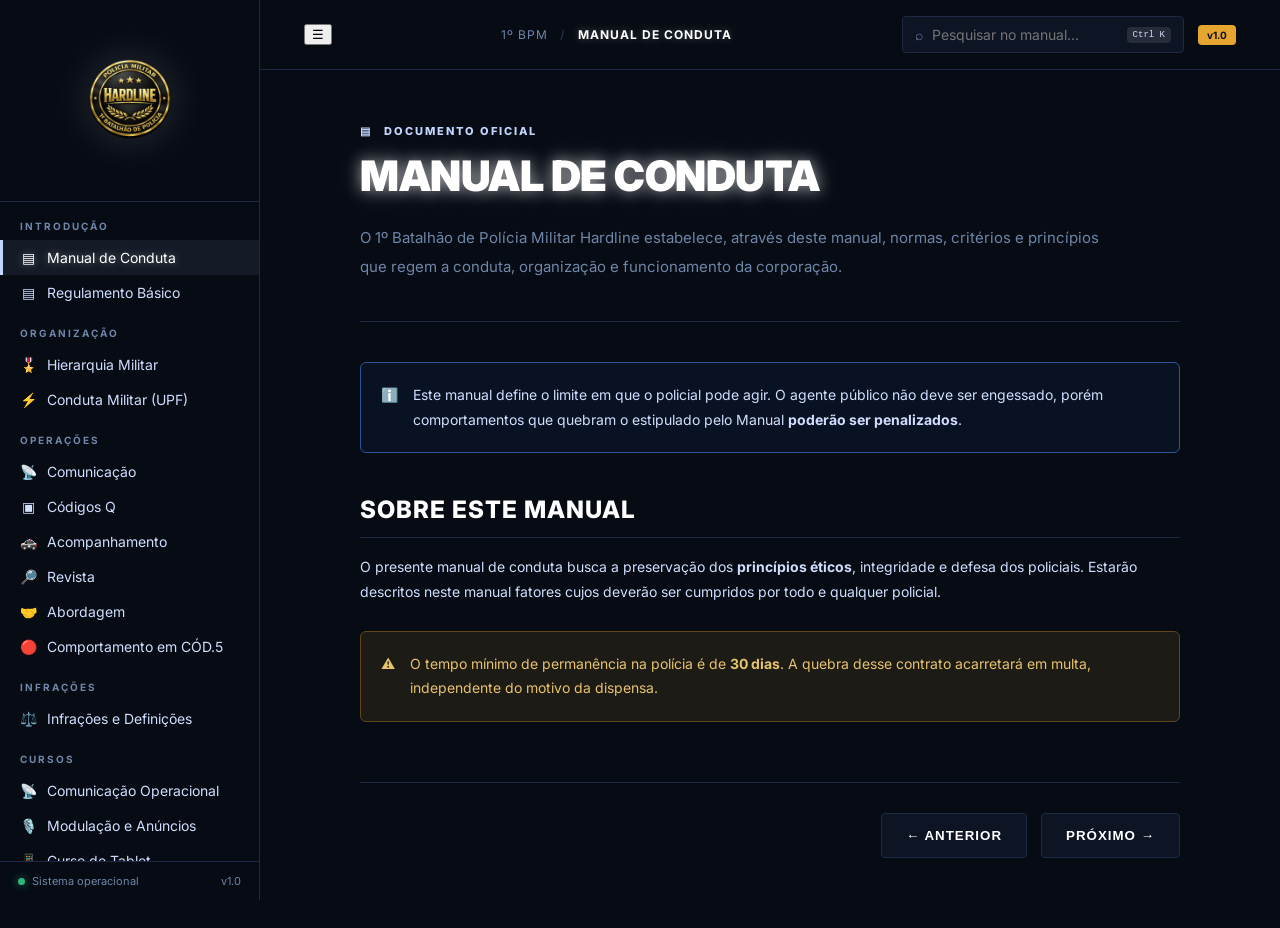
<file: index.html>
<!doctype html>
<html lang="pt-BR">
<head>
  <meta charset="UTF-8">
  <meta name="viewport" content="width=device-width, initial-scale=1.0">
  <meta name="theme-color" content="#0b0f17">
  <title>1º BPM HARDLINE — Manual de Conduta</title>
  <link rel="preconnect" href="https://fonts.googleapis.com">
  <link rel="preconnect" href="https://fonts.gstatic.com" crossorigin>
  <link href="https://fonts.googleapis.com/css2?family=Inter:wght@400;500;700;900&display=swap" rel="stylesheet">
  <link rel="icon" href="assets/logo.png" type="image/png">
  <link rel="stylesheet" href="css/style.css">
</head>
<body>
  <div class="app-shell">
    <aside class="sidebar" id="sidebar">
      <div class="brand">
        <img src="assets/logo.png" alt="1º BPM HARDLINE">
        <div class="brand-copy">
          <strong>1º BPM</strong>
          <span>HARDLINE</span>
        </div>
      </div>
      <nav class="nav" id="nav"></nav>
      <div class="sidebar-footer">
        <span class="status-dot"></span>
        <span>Sistema operacional</span>
        <span class="footer-version">v1.0</span>
      </div>
    </aside>

    <main class="main">
      <header class="topbar">
        <button class="mobile-menu" id="mobileMenu" aria-label="Abrir menu">☰</button>
        <div class="breadcrumbs"><span>1º BPM</span><b>/</b><strong id="crumb">Manual de Conduta</strong></div>
        <div class="top-actions">
          <label class="search"><span>⌕</span><input id="searchInput" type="search" placeholder="Pesquisar no manual..." autocomplete="off"><kbd>Ctrl K</kbd></label>
          <span class="version">v1.0</span>
        </div>
      </header>

      <section class="content" id="content"></section>
    </main>
  </div>
  <div class="search-modal hidden" id="searchModal"><div class="search-panel"><div class="search-head"><strong>Pesquisar no Manual</strong><button id="closeSearch">Esc</button></div><input id="modalSearch" placeholder="Digite um termo, código ou assunto..."><div id="results"></div></div></div>
  <script src="js/app.js"></script>
</body>
</html>
</file>
<file: css/style.css>
:root {
  --bg: #060b14;
  --panel: #0d1424;
  --panel2: #121c2e;
  --line: #1e2a45;
  --blue: #2a5598;
  --blue2: #4882e3;
  --blue3: #c3d6ff;
  --text: #d0dfff;
  --muted: #6e86a8;
  --gold: #e5a52e;
  --warn: #211d16;
  --info: #0d1a2b;
  --danger: #d84a5c;
  --green: #31b77b;
  --glow-white: 0 0 15px rgba(255, 255, 255, 0.6), 0 0 30px rgba(255, 255, 255, 0.2);
  --btn-light: #c0d6fc;
  --btn-text: #08101d;
}
* {
  box-sizing: border-box;
}
html {
  scroll-behavior: smooth;
}
body {
  margin: 0;
  background: var(--bg);
  color: var(--text);
  font-family: 'Inter', Segoe UI, Roboto, Arial, sans-serif;
  font-size: 14px;
}
.app-shell {
  min-height: 100vh;
  display: flex;
}
.sidebar {
  position: fixed;
  z-index: 20;
  left: 0;
  top: 0;
  bottom: 0;
  width: 260px;
  background: var(--bg);
  border-right: 1px solid var(--line);
  display: flex;
  flex-direction: column;
}
.brand {
  height: 202px;
  border-bottom: 1px solid var(--line);
  display: flex;
  align-items: center;
  justify-content: center;
  position: relative;
}
.brand img {
  width: 112px;
  height: 112px;
  filter: drop-shadow(0 0 20px rgba(255, 255, 255, 0.15));
}
.brand-copy {
  display: none;
}
.nav {
  padding: 18px 0;
  overflow: auto;
  flex: 1;
}
.nav-group {
  margin-bottom: 17px;
}
.nav-title {
  padding: 0 20px 8px;
  color: var(--muted);
  font-size: 10px;
  letter-spacing: 2px;
  font-weight: 700;
}
.nav-item {
  position: relative;
  display: flex;
  align-items: center;
  gap: 10px;
  padding: 9px 20px;
  color: var(--text);
  text-decoration: none;
  cursor: pointer;
  transition: 0.2s;
}
.nav-item:hover {
  background: rgba(255, 255, 255, 0.05);
}
.nav-item.active {
  color: #fff;
  background: rgba(195, 214, 255, 0.08);
  box-shadow: inset 3px 0 0 var(--blue3);
  text-shadow: 0 0 8px rgba(255,255,255,0.4);
}
.nav-icon {
  width: 17px;
  text-align: center;
  font-size: 14px;
}
.sidebar-footer {
  border-top: 1px solid var(--line);
  padding: 12px 18px;
  color: var(--muted);
  font-size: 11px;
  display: flex;
  align-items: center;
  gap: 7px;
}
.status-dot {
  width: 7px;
  height: 7px;
  border-radius: 50%;
  background: var(--green);
  box-shadow: 0 0 8px rgba(49, 183, 123, 0.7);
}
.footer-version {
  margin-left: auto;
  color: var(--muted);
}
.main {
  margin-left: 260px;
  width: calc(100% - 260px);
  min-height: 100vh;
}
.topbar {
  height: 70px;
  border-bottom: 1px solid var(--line);
  display: flex;
  align-items: center;
  padding: 0 44px;
  justify-content: space-between;
  background: var(--bg);
  position: sticky;
  top: 0;
  z-index: 15;
}
.breadcrumbs {
  display: flex;
  align-items: center;
  gap: 12px;
  font-size: 12px;
  text-transform: uppercase;
  letter-spacing: 1px;
}
.breadcrumbs span {
  color: var(--muted);
}
.breadcrumbs b {
  color: var(--line);
}
.breadcrumbs strong {
  color: #fff;
  text-shadow: 0 0 8px rgba(255,255,255,0.3);
}
.top-actions {
  display: flex;
  align-items: center;
  gap: 14px;
}
.search {
  display: flex;
  align-items: center;
  gap: 7px;
  color: var(--muted);
  border: 1px solid var(--line);
  padding: 8px 12px;
  border-radius: 4px;
  background: var(--panel);
  transition: 0.2s;
}
.search:focus-within {
  border-color: var(--blue3);
  box-shadow: 0 0 10px rgba(195, 214, 255, 0.2);
}
.search input {
  background: transparent;
  border: 0;
  outline: 0;
  color: var(--text);
  width: 190px;
  font: inherit;
}
.search kbd {
  font-size: 9px;
  color: var(--text);
  background: rgba(255,255,255,0.1);
  border-radius: 4px;
  padding: 3px 6px;
}
.version {
  color: var(--btn-text);
  background: var(--gold);
  border-radius: 4px;
  padding: 4px 9px;
  font-size: 10px;
  font-weight: 700;
}
.content {
  max-width: 900px;
  margin: 0 auto;
  padding: 54px 40px 70px;
}
.eyebrow {
  color: var(--blue3);
  font-size: 11px;
  letter-spacing: 2px;
  font-weight: 800;
  text-transform: uppercase;
  display: flex;
  align-items: center;
  gap: 9px;
}
h1 {
  font-size: 42px;
  font-weight: 900;
  color: #fff;
  text-transform: uppercase;
  text-shadow: var(--glow-white);
  line-height: 1.15;
  margin: 14px 0 24px;
  letter-spacing: -0.5px;
}
h2 {
  font-size: 24px;
  font-weight: 800;
  color: #fff;
  text-transform: uppercase;
  margin: 42px 0 16px;
  padding-bottom: 13px;
  border-bottom: 1px solid var(--line);
  letter-spacing: 1px;
}
h3 {
  font-size: 16px;
  font-weight: 700;
  color: #fff;
  margin: 28px 0 10px;
}
p {
  color: var(--text);
  line-height: 1.8;
  margin: 0 0 17px;
}
.lead {
  font-size: 15px;
  color: var(--muted);
  line-height: 1.9;
  max-width: 750px;
}
.rule {
  height: 1px;
  background: var(--line);
  margin: 40px 0;
}
.cards {
  display: grid;
  grid-template-columns: repeat(3, 1fr);
  gap: 16px;
  margin: 24px 0;
}
.card {
  background: var(--panel);
  border: 1px solid var(--line);
  border-radius: 6px;
  padding: 22px;
  transition: 0.2s;
  background-image: radial-gradient(rgba(255,255,255,0.03) 1px, transparent 0);
  background-size: 12px 12px;
}
.card:hover {
  border-color: var(--blue3);
  box-shadow: 0 0 15px rgba(195, 214, 255, 0.1);
}
.card .card-icon {
  font-size: 24px;
  margin-bottom: 15px;
}
.card strong {
  display: block;
  color: #fff;
  font-weight: 800;
  text-transform: uppercase;
  letter-spacing: 1px;
  margin-bottom: 8px;
}
.card span {
  color: var(--muted);
  font-size: 13px;
  line-height: 1.6;
}

.pager {
  display: flex;
  justify-content: flex-end;
  gap: 14px;
  border-top: 1px solid var(--line);
  margin-top: 60px;
  padding-top: 30px;
}
.pager button {
  background: var(--panel);
  color: #fff;
  border: 1px solid var(--line);
  padding: 14px 24px;
  border-radius: 4px;
  cursor: pointer;
  font-weight: 700;
  letter-spacing: 1px;
  text-transform: uppercase;
  transition: 0.2s;
}
.pager button:hover {
  background: var(--btn-light);
  color: var(--btn-text);
  border-color: var(--btn-light);
  box-shadow: 0 0 20px rgba(192, 214, 252, 0.4);
}

.stat-grid {
  display: grid;
  grid-template-columns: repeat(4, 1fr);
  gap: 12px;
  margin: 24px 0;
}
.stat {
  background: var(--panel);
  border: 1px solid var(--line);
  padding: 20px;
  border-radius: 6px;
}
.stat b {
  display: block;
  color: #fff;
  font-size: 28px;
  font-weight: 900;
  margin-bottom: 6px;
  text-shadow: 0 0 10px rgba(255,255,255,0.3);
}
.stat span {
  color: var(--muted);
  font-size: 11px;
  font-weight: 700;
  text-transform: uppercase;
  letter-spacing: 1px;
}
.table-wrap {
  overflow: auto;
  border: 1px solid var(--line);
  border-radius: 6px;
  margin: 20px 0;
  background: var(--panel);
}
table {
  width: 100%;
  border-collapse: collapse;
  min-width: 600px;
}
th {
  background: rgba(255,255,255,0.03);
  color: #fff;
  font-size: 11px;
  text-transform: uppercase;
  letter-spacing: 1px;
  text-align: left;
}
th, td {
  padding: 16px;
  border-bottom: 1px solid var(--line);
}
tr:last-child td {
  border-bottom: 0;
}
.badge {
  display: inline-flex;
  padding: 4px 8px;
  border-radius: 4px;
  font-size: 10px;
  font-weight: 800;
  text-transform: uppercase;
  border: 1px solid;
}
.badge.blue {
  color: var(--blue3);
  background: rgba(195, 214, 255, 0.1);
  border-color: rgba(195, 214, 255, 0.3);
}
.badge.green {
  color: var(--green);
  background: rgba(49, 183, 123, 0.1);
  border-color: rgba(49, 183, 123, 0.3);
}
.badge.red {
  color: #ff8a9a;
  background: rgba(216, 74, 92, 0.1);
  border-color: rgba(216, 74, 92, 0.3);
}

.q-grid {
  display: grid;
  grid-template-columns: repeat(2, 1fr);
  gap: 12px;
}
.q {
  display: flex;
  gap: 14px;
  padding: 16px;
  border: 1px solid var(--line);
  background: var(--panel);
  border-radius: 6px;
}
.q b {
  color: #fff;
  font-weight: 800;
  min-width: 42px;
}
.q span {
  color: var(--muted);
}

.callout {
  display: flex;
  gap: 15px;
  border: 1px solid var(--blue);
  background: rgba(42, 85, 152, 0.1);
  border-radius: 6px;
  padding: 20px;
  margin: 26px 0;
  color: var(--text);
  line-height: 1.75;
}
.callout .ico {
  font-size: 17px;
  color: var(--blue3);
}
.callout.warn {
  border-color: #60471b;
  background: rgba(229, 165, 46, 0.1);
  color: #e7c36b;
}
.callout.warn .ico {
  color: #ffd33d;
}
.callout.success {
  border-color: #23553f;
  background: rgba(49, 183, 123, 0.1);
  color: #9ce1bf;
}
.callout.danger {
  border-color: #7a202d;
  background: rgba(216, 74, 92, 0.1);
  color: #ff8a9a;
}
.steps {
  counter-reset: step;
}
.step {
  display: grid;
  grid-template-columns: 40px 1fr;
  gap: 16px;
  margin: 24px 0;
}
.step:before {
  counter-increment: step;
  content: counter(step);
  width: 32px;
  height: 32px;
  display: grid;
  place-items: center;
  border: 1px solid rgba(255,255,255,0.2);
  color: #fff;
  border-radius: 50%;
  background: var(--panel);
  font-weight: 800;
  font-size: 13px;
}
.step p {
  margin-top: 4px;
}

.search-modal {
  position: fixed;
  inset: 0;
  background: rgba(6, 11, 20, 0.85);
  backdrop-filter: blur(5px);
  z-index: 100;
  display: grid;
  place-items: start center;
  padding-top: 100px;
}
.hidden {
  display: none;
}
.search-panel {
  width: min(650px, calc(100% - 30px));
  background: var(--bg);
  border: 1px solid var(--line);
  border-radius: 6px;
  box-shadow: 0 0 50px rgba(0, 0, 0, 0.5);
  padding: 20px;
}
.search-head {
  display: flex;
  justify-content: space-between;
  align-items: center;
  margin-bottom: 16px;
}
.search-head strong {
  color: #fff;
  font-weight: 800;
  text-transform: uppercase;
}
.search-head button {
  border: 1px solid var(--line);
  background: var(--panel);
  color: var(--muted);
  border-radius: 4px;
  padding: 4px 8px;
  cursor: pointer;
}
.search-head button:hover {
  background: rgba(255,255,255,0.1);
}
.search-panel > input {
  width: 100%;
  background: var(--panel);
  border: 1px solid var(--line);
  color: white;
  border-radius: 4px;
  padding: 16px;
  outline: 0;
  font-size: 16px;
}
.search-panel > input:focus {
  border-color: var(--blue3);
}
#results {
  margin-top: 10px;
  max-height: 400px;
  overflow-y: auto;
}
.result {
  padding: 16px;
  border-bottom: 1px solid var(--line);
  cursor: pointer;
  transition: 0.2s;
}
.result:hover {
  background: var(--panel);
}
.result b {
  color: #fff;
  font-weight: 700;
  font-size: 15px;
}
.result span {
  display: block;
  color: var(--muted);
  font-size: 13px;
  margin-top: 6px;
}
.no-results {
  padding: 30px 16px;
  color: var(--muted);
  text-align: center;
}

@media (max-width: 900px) {
  .sidebar {
    transform: translateX(-100%);
    transition: 0.2s;
    box-shadow: 20px 0 50px rgba(0, 0, 0, 0.4);
  }
  .sidebar.open {
    transform: translateX(0);
  }
  .main {
    margin-left: 0;
    width: 100%;
  }
  .mobile-menu {
    display: block;
    background: none;
    border: 0;
    color: #fff;
    font-size: 20px;
    cursor: pointer;
  }
  .topbar {
    padding: 0 20px;
  }
  .top-actions .search {
    display: none;
  }
  .content {
    padding: 42px 22px 60px;
  }
  .cards, .stat-grid, .q-grid {
    grid-template-columns: 1fr;
  }
  h1 {
    font-size: 32px;
  }
}

/* Old Manual Custom Styles Extracted */
.rule-list { list-style: none; margin: 16px 0 24px; padding: 0; }
.rule-list li { display: flex; gap: 12px; align-items: flex-start; padding: 10px 0; border-bottom: 1px solid var(--line); font-size: 14px; }
.rule-list li:last-child { border-bottom: none; }
.rule-num { font-size: 10px; font-weight: 800; color: var(--gold); background: rgba(229, 165, 46, 0.1); border: 1px solid rgba(229, 165, 46, 0.2); border-radius: 4px; padding: 2px 7px; flex-shrink: 0; margin-top: 2px; }
.rank-group { margin-bottom: 24px; border: 1px solid var(--line); border-radius: 6px; overflow: hidden; background: var(--panel); }
.rank-group-header { padding: 12px 20px; font-size: 11px; font-weight: 800; letter-spacing: 1px; text-transform: uppercase; border-bottom: 1px solid var(--line); }
.rank-group-header.superior { background: rgba(216, 74, 92, 0.15); color: #ff8a9a; }
.rank-group-header.intermediario { background: rgba(229, 165, 46, 0.12); color: var(--gold); }
.rank-group-header.subalterno { background: rgba(195, 214, 255, 0.1); color: var(--blue3); }
.rank-group-header.graduado { background: rgba(49, 183, 123, 0.1); color: var(--green); }
.rank-group-header.pracas { background: rgba(160, 140, 255, 0.1); color: #b8a8ff; }
.rank-row { display: flex; align-items: center; padding: 14px 20px; gap: 16px; border-bottom: 1px solid var(--line); transition: background 0.15s; }
.rank-row:last-child { border-bottom: none; }
.rank-row:hover { background: rgba(255,255,255,0.02); }
.rank-badge { font-size: 11px; font-weight: 800; background: rgba(255,255,255,0.05); border: 1px solid var(--line); border-radius: 4px; padding: 4px 10px; color: #fff; min-width: 32px; text-align: center; }
.rank-name { font-size: 14px; color: var(--text); font-weight: 600; }
.upf-row { display: grid; grid-template-columns: 1fr 1fr; gap: 4px; margin-bottom: 4px; }
.upf-cell { padding: 12px 16px; font-size: 13px; font-weight: 600; border-radius: 4px; text-align: center; }
.upf-cell.left { background: rgba(216, 74, 92, 0.15); color: #ff8a9a; }
.upf-cell.right { background: rgba(216, 74, 92, 0.15); color: #ff8a9a; }
.upf-cell.l-orange { background: rgba(229, 165, 46, 0.15); color: #ffd33d; }
.upf-cell.r-orange { background: rgba(229, 165, 46, 0.15); color: #ffd33d; }
.upf-cell.l-yellow { background: rgba(229, 200, 46, 0.12); color: #ffe866; }
.upf-cell.r-yellow { background: rgba(229, 200, 46, 0.12); color: #ffe866; }
.upf-cell.l-blue { background: rgba(195, 214, 255, 0.12); color: var(--blue3); }
.upf-cell.r-blue { background: rgba(195, 214, 255, 0.12); color: var(--blue3); }
.upf-cell.l-green { background: rgba(49, 183, 123, 0.12); color: var(--green); }
.upf-cell.r-green { background: rgba(49, 183, 123, 0.12); color: var(--green); }
.upf-cell.l-teal { background: rgba(49, 183, 160, 0.12); color: #60d4c0; }
.upf-cell.r-teal { background: rgba(49, 183, 160, 0.12); color: #60d4c0; }
.q-table { width: 100%; border-collapse: collapse; margin: 20px 0; font-size: 13px; background: var(--panel); border: 1px solid var(--line); border-radius: 6px; overflow: hidden;}
.q-table th { background: rgba(255,255,255,0.03); color: #fff; font-size: 11px; letter-spacing: 1px; text-transform: uppercase; padding: 14px; text-align: left; border-bottom: 1px solid var(--line); }
.q-table td { padding: 14px; border-bottom: 1px solid var(--line); vertical-align: top; }
.q-table tr:last-child td { border-bottom: none; }
.q-code { color: var(--blue3); font-weight: 800; font-size: 13px; }
.q-meaning { color: #fff; font-weight: 600; }
.q-example { color: var(--muted); font-size: 12px; margin-top: 4px; font-style: italic; }
.level-grid { display: grid; grid-template-columns: repeat(3, 1fr); gap: 12px; margin: 20px 0; }
.level-card { border-radius: 6px; padding: 20px; text-align: center; border: 1px solid; background: var(--panel); }
.level-card.low { border-color: rgba(49, 183, 123, 0.3); }
.level-card.med { border-color: rgba(229, 165, 46, 0.3); }
.level-card.high { border-color: rgba(216, 74, 92, 0.3); }
.level-card .num { font-size: 32px; font-weight: 900; line-height: 1; margin-bottom: 8px; }
.level-card.low .num { color: var(--green); text-shadow: 0 0 10px rgba(49, 183, 123, 0.3); }
.level-card.med .num { color: var(--gold); text-shadow: 0 0 10px rgba(229, 165, 46, 0.3); }
.level-card.high .num { color: #ff8a9a; text-shadow: 0 0 10px rgba(216, 74, 92, 0.3); }
.level-card .level-title { font-weight: 700; font-size: 14px; margin-bottom: 6px; color: #fff; text-transform: uppercase; }
.level-card .level-desc { font-size: 13px; color: var(--muted); line-height: 1.5; }
.pursuit-table { margin: 20px 0; }
.pursuit-row { display: flex; align-items: center; gap: 16px; padding: 14px 16px; border-radius: 6px; margin-bottom: 6px; font-size: 13.5px; border: 1px solid var(--line); background: var(--panel); }
.pursuit-row .code-badge { font-size: 13px; font-weight: 800; width: 32px; text-align: center; flex-shrink: 0; }
.pursuit-row.p0 { border-color: rgba(110,115,130,0.3); color: #9da5b8; }
.pursuit-row.p1 { border-color: rgba(195, 214, 255, 0.3); color: var(--blue3); }
.pursuit-row.p2 { border-color: rgba(229, 200, 46, 0.3); color: #ffe866; }
.pursuit-row.p3 { border-color: rgba(229, 165, 46, 0.3); color: var(--gold); }
.pursuit-row.p4 { border-color: rgba(49, 183, 123, 0.3); color: var(--green); }
.pursuit-row.p5 { border-color: rgba(216, 74, 92, 0.3); color: #ff8a9a; }
.pursuit-row.p6 { border-color: rgba(160,100,255,0.3); color: #c8a0ff; }
.vehicle-cards { display: grid; gap: 12px; margin: 20px 0; }
.vehicle-card { border: 1px solid var(--line); border-radius: 6px; padding: 18px 20px; display: flex; gap: 16px; align-items: flex-start; background: var(--panel); }
.vehicle-card .v-label { width: 110px; text-align: center; font-size: 11px; font-weight: 800; letter-spacing: 1px; padding: 4px 10px; border-radius: 4px; flex-shrink: 0; margin-top: 2px; }
.vehicle-card.primary .v-label { background: rgba(216, 74, 92, 0.15); color: #ff8a9a; }
.vehicle-card.secondary .v-label { background: rgba(229, 165, 46, 0.12); color: var(--gold); }
.vehicle-card.tertiary .v-label { background: rgba(195, 214, 255, 0.1); color: var(--blue3); }
.vehicle-card .v-body { font-size: 13.5px; line-height: 1.6; color: var(--text); }
.def-list { margin: 16px 0; display: flex; flex-direction: column; gap: 12px; }
.def-item { border-left: 3px solid var(--blue3); padding: 14px 18px; background: rgba(195, 214, 255, 0.03); border-radius: 0 6px 6px 0; display: flex; gap: 16px; align-items: flex-start; border-top: 1px solid var(--line); border-right: 1px solid var(--line); border-bottom: 1px solid var(--line); }
.def-term { width: 160px; flex-shrink: 0; font-size: 13px; color: #fff; font-weight: 800; letter-spacing: 1px; text-transform: uppercase; margin-top: 2px; }
.def-desc { font-size: 13.5px; color: var(--text); line-height: 1.6; }
</file>
